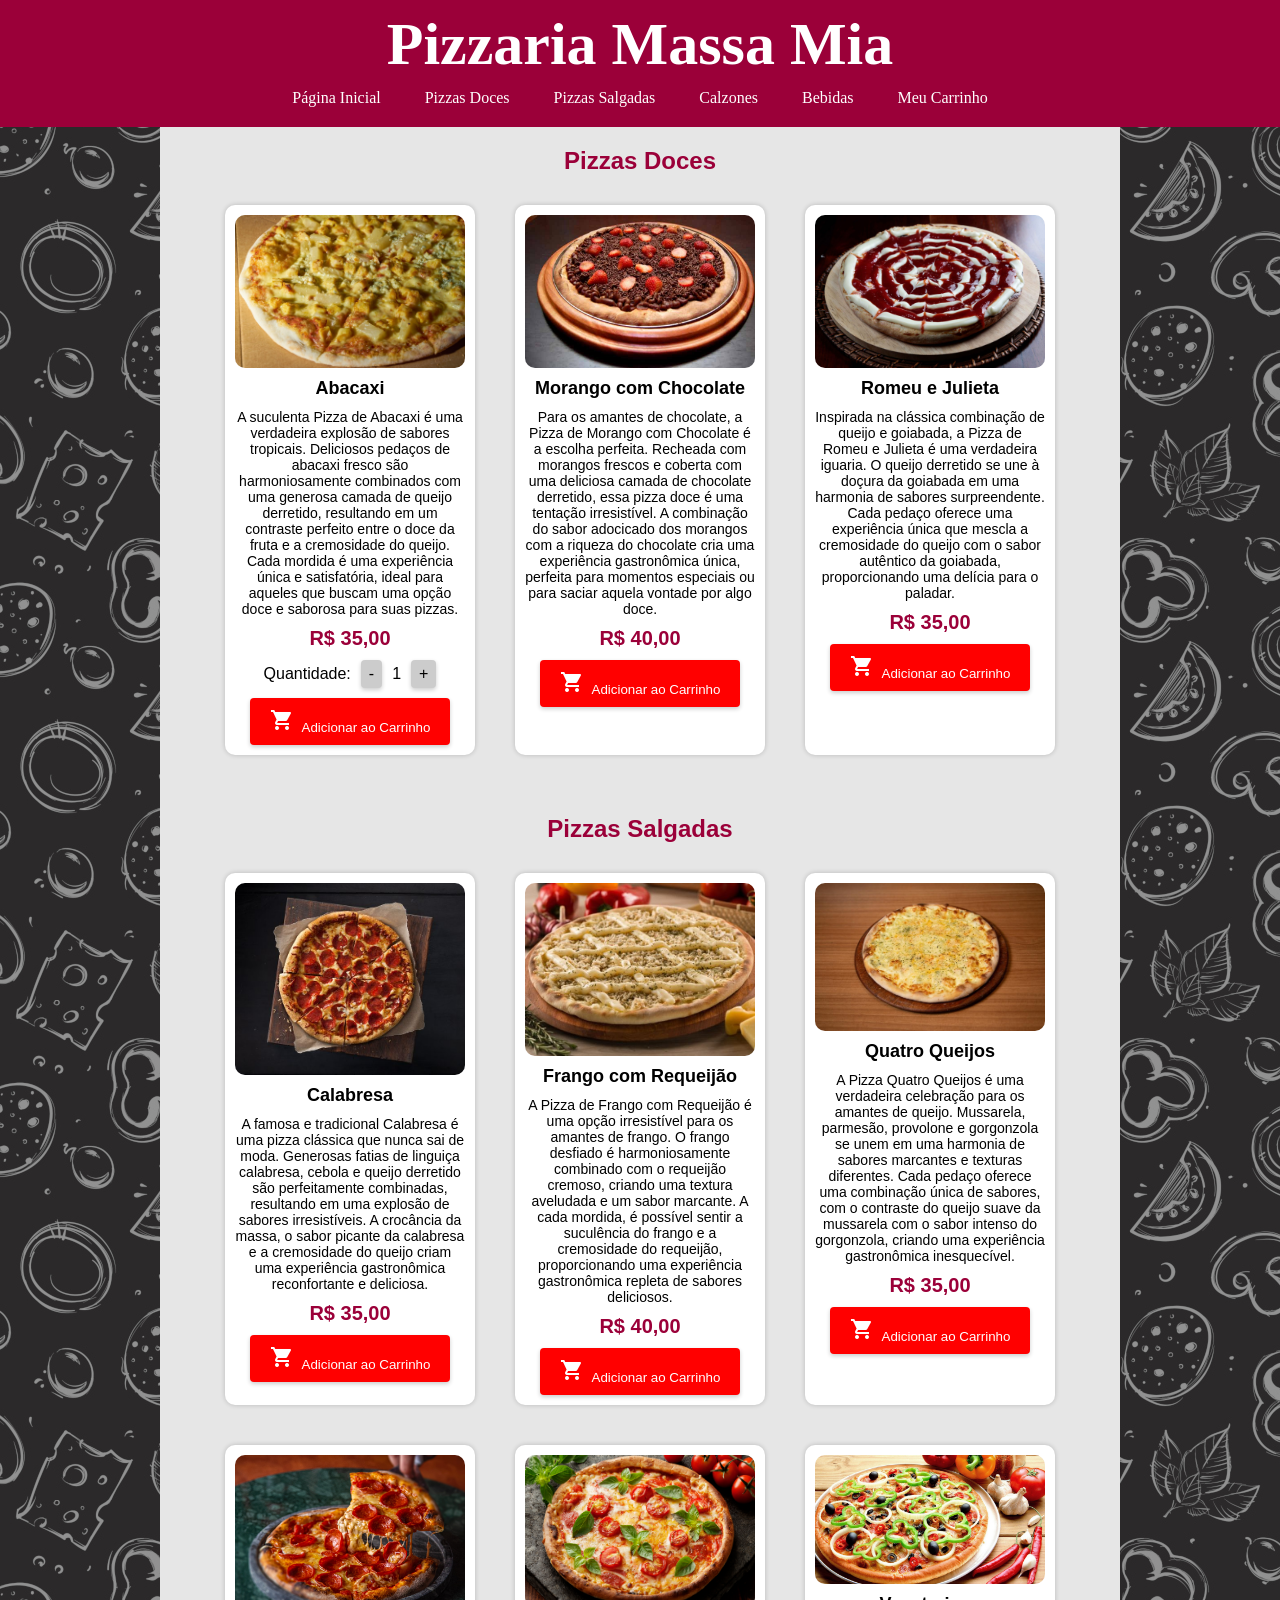
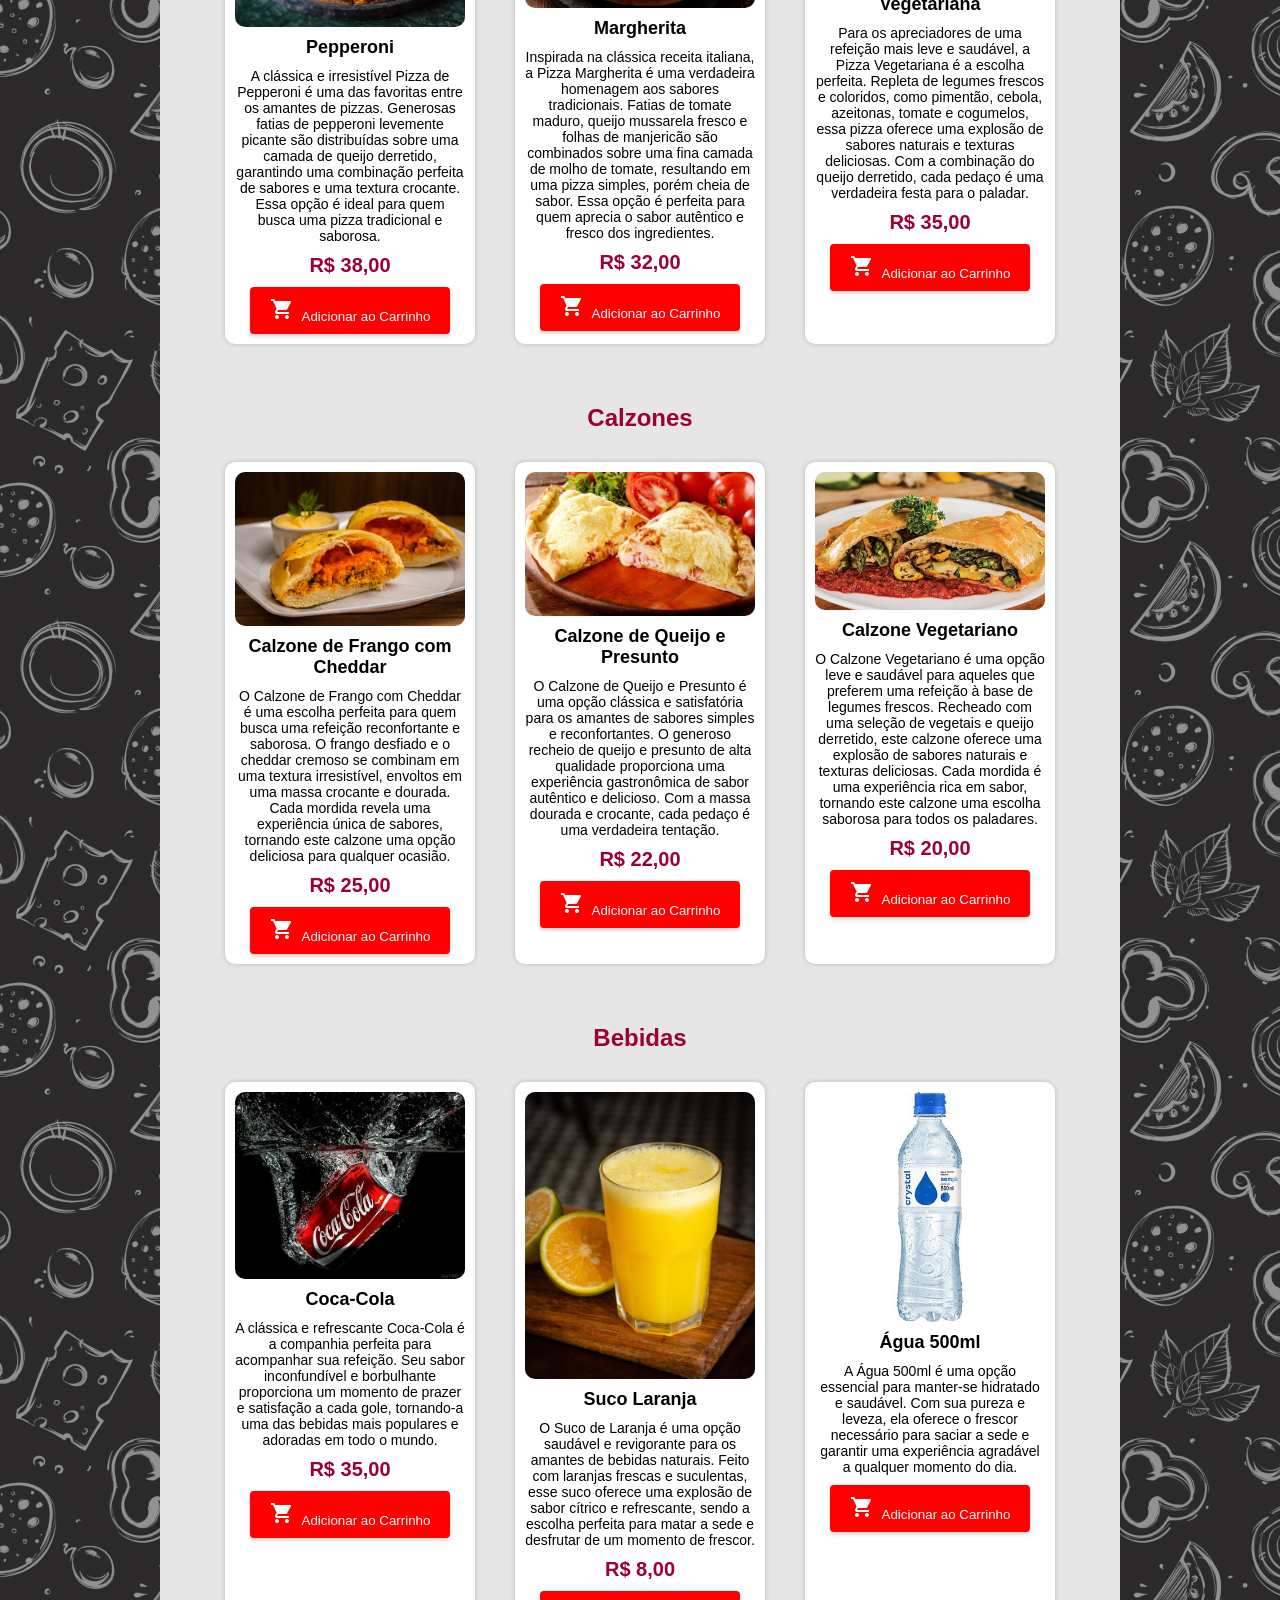
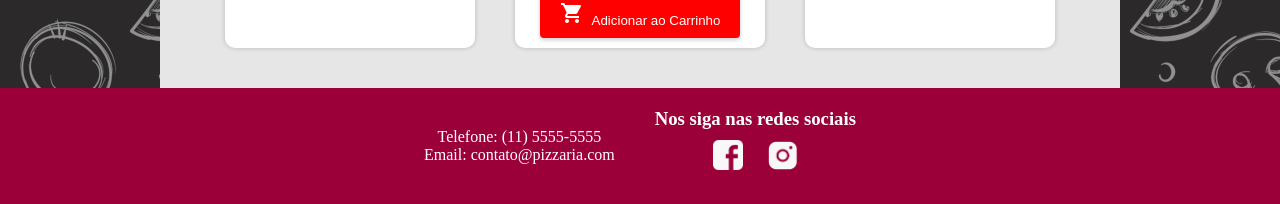
<file: cardapio.html>
<!DOCTYPE html>
<html lang="en">
<head>
    <meta charset="UTF-8">
    <meta http-equiv="X-UA-Compatible" content="IE=edge">
    <meta name="viewport" content="width=device-width, initial-scale=1.0">
    <title>Massa Mia</title>
    <link rel="stylesheet" href="styles/styleCardapio.css">
    <!-- Importação do Material Icons -->
    <link href="https://fonts.googleapis.com/icon?family=Material+Icons" rel="stylesheet">
    <!-- Importação do Material Icons -->
    <link href="https://fonts.googleapis.com/icon?family=Material+Icons" rel="stylesheet">   
</head>

<body>
	<header>
		<h1>Pizzaria Massa Mia</h1> 
		<nav>
            <a href="#">Página Inicial</a>
			<a href="#doces">Pizzas Doces</a>
			<a href="#salgadas">Pizzas Salgadas</a>
            <a href="#">Calzones</a>
			<a href="#bebidas">Bebidas</a>
            <a href="carrinho.html">Meu Carrinho</a>
		</nav>
	</header>
    <main>

        
        <section id="doces">
            <h2>Pizzas Doces</h2>
            <ul>
                <li data-nome="Pizza de Abacaxi" id="item-abacaxi">
                    <img src="img/abacaxi.png" alt="Pizza de Abacaxi">
                    <p class="name">Abacaxi</p>
                    <p class="description">A suculenta Pizza de Abacaxi é uma verdadeira explosão de sabores tropicais. Deliciosos pedaços de abacaxi fresco são harmoniosamente combinados com uma generosa camada de queijo derretido, resultando em um contraste perfeito entre o doce da fruta e a cremosidade do queijo. Cada mordida é uma experiência única e satisfatória, ideal para aqueles que buscam uma opção doce e saborosa para suas pizzas.</p>
                    <p class="price">R$ 35,00</p>                    
                    <div class="item-quantity">
                        <p>Quantidade:</p>
                        <button class="btn red custom-btn-quantity" onClick='decrementQuantity("item-abacaxi")'>-</button>
                        <span class="quantity">1</span>
                        <button class="btn red custom-btn-quantity" onClick='incrementQuantity("item-abacaxi")'>+</button>
                    </div>
                    <button class="btn red custom-btn-carrinho" >
                        <i class="material-icons left">shopping_cart</i>
                        Adicionar ao Carrinho
                    </button>
                </li>

                <li  data-nome="Pizza de Morango com Chocolate" id="item-morango">
                    <img src="img/morangoChocolate.jpg" alt="Pizza de Morango com Chocolate">
                    <p class="name">Morango com Chocolate</p>
                    <p class="description">Para os amantes de chocolate, a Pizza de Morango com Chocolate é a escolha perfeita. Recheada com morangos frescos e coberta com uma deliciosa camada de chocolate derretido, essa pizza doce é uma tentação irresistível. A combinação do sabor adocicado dos morangos com a riqueza do chocolate cria uma experiência gastronômica única, perfeita para momentos especiais ou para saciar aquela vontade por algo doce.</p>
                    <p class="price">R$ 40,00</p>
                    <button class="btn red custom-btn-carrinho" >
                        <i class="material-icons left">shopping_cart</i>
                        Adicionar ao Carrinho
                    </button>
                </li>
                <li data-nome="Pizza de Romeu e Julieta" id="item-romeu-julieta">
                    <img src="img/romeuJulieta.jpg" alt="Pizza de Romeu e Julieta">
                    <p class="name"> Romeu e Julieta</p>
                    <p class="description">Inspirada na clássica combinação de queijo e goiabada, a Pizza de Romeu e Julieta é uma verdadeira iguaria. O queijo derretido se une à doçura da goiabada em uma harmonia de sabores surpreendente. Cada pedaço oferece uma experiência única que mescla a cremosidade do queijo com o sabor autêntico da goiabada, proporcionando uma delícia para o paladar.</p>
                    <p class="price">R$ 35,00</p>
                    <button class="btn red custom-btn-carrinho">
                        <i class="material-icons left">shopping_cart</i>
                        Adicionar ao Carrinho
                    </button>
                </li>
            </ul>
        </section>
    
        <section id="salgadas">
            <h2>Pizzas Salgadas</h2>
            <ul>
                <li data-nome="Pizza de Calabresa" id="item-calabresa">
                    <img src="img/calabresa.png" alt="Calabresa">
                    <p class="name">Calabresa</p>
                    <p class="description">A famosa e tradicional Calabresa é uma pizza clássica que nunca sai de moda. Generosas fatias de linguiça calabresa, cebola e queijo derretido são perfeitamente combinadas, resultando em uma explosão de sabores irresistíveis. A crocância da massa, o sabor picante da calabresa e a cremosidade do queijo criam uma experiência gastronômica reconfortante e deliciosa.</p>
                    <p class="price">R$ 35,00</p>
                    <button class="btn red custom-btn-carrinho" >
                        <i class="material-icons left">shopping_cart</i>
                        Adicionar ao Carrinho
                    </button>
                    <li data-nome="Pizza de Frango com Requeijão" id="item-frango-requeijao">
                        <img src="img/frango.png" alt="Frango com requeijão">
                        <p class="name">Frango com Requeijão</p>
                        <p class="description">A Pizza de Frango com Requeijão é uma opção irresistível para os amantes de frango. O frango desfiado é harmoniosamente combinado com o requeijão cremoso, criando uma textura aveludada e um sabor marcante. A cada mordida, é possível sentir a suculência do frango e a cremosidade do requeijão, proporcionando uma experiência gastronômica repleta de sabores deliciosos.</p>
                        <p class="price">R$ 40,00</p>
                        <button class="btn red custom-btn-carrinho">
                            <i class="material-icons left">shopping_cart</i>
                            Adicionar ao Carrinho
                        </button>
                    </li>
                    <li data-nome="Pizza Quatro Queijos" id="item-quatro-queijos">
                        <img src="img/4queijos.jpg" alt="Pizza 4 queijos">
                        <p class="name">Quatro Queijos</p>
                        <p class="description">A Pizza Quatro Queijos é uma verdadeira celebração para os amantes de queijo. Mussarela, parmesão, provolone e gorgonzola se unem em uma harmonia de sabores marcantes e texturas diferentes. Cada pedaço oferece uma combinação única de sabores, com o contraste do queijo suave da mussarela com o sabor intenso do gorgonzola, criando uma experiência gastronômica inesquecível.</p>
                        <p class="price">R$ 35,00</p>
                        <button class="btn red custom-btn-carrinho">
                            <i class="material-icons left">shopping_cart</i>
                            Adicionar ao Carrinho
                        </button>
                    </li>

                    <li data-nome="Pizza de Pepperoni" id="item-pepperoni">
                        <img src="img/pizza_pepperoni.jpg" alt="Pizza de Pepperoni">
                        <p class="name">Pepperoni</p>
                        <p class="description">A clássica e irresistível Pizza de Pepperoni é uma das favoritas entre os amantes de pizzas. Generosas fatias de pepperoni levemente picante são distribuídas sobre uma camada de queijo derretido, garantindo uma combinação perfeita de sabores e uma textura crocante. Essa opção é ideal para quem busca uma pizza tradicional e saborosa.</p>
                        <p class="price">R$ 38,00</p>
                        <button class="btn red custom-btn-carrinho">
                            <i class="material-icons left">shopping_cart</i>
                            Adicionar ao Carrinho
                        </button>
                    </li>

                    <li data-nome="Pizza Margherita" id="item-margherita">
                        <img src="img/pizza_marguerita.jpg" alt="Pizza Margherita">
                        <p class="name">Margherita</p>
                        <p class="description">Inspirada na clássica receita italiana, a Pizza Margherita é uma verdadeira homenagem aos sabores tradicionais. Fatias de tomate maduro, queijo mussarela fresco e folhas de manjericão são combinados sobre uma fina camada de molho de tomate, resultando em uma pizza simples, porém cheia de sabor. Essa opção é perfeita para quem aprecia o sabor autêntico e fresco dos ingredientes.</p>
                        <p class="price">R$ 32,00</p>
                        <button class="btn red custom-btn-carrinho" >
                            <i class="material-icons left">shopping_cart</i>
                            Adicionar ao Carrinho
                        </button>
                    </li>

                    <li data-nome="Pizza Vegetariana" id="item-vegetariana">
                        <img src="img/pizza_vegetariana.jpg" alt="Pizza Vegetariana">
                        <p class="name">Vegetariana</p>
                        <p class="description">Para os apreciadores de uma refeição mais leve e saudável, a Pizza Vegetariana é a escolha perfeita. Repleta de legumes frescos e coloridos, como pimentão, cebola, azeitonas, tomate e cogumelos, essa pizza oferece uma explosão de sabores naturais e texturas deliciosas. Com a combinação do queijo derretido, cada pedaço é uma verdadeira festa para o paladar.</p>
                        <p class="price">R$ 35,00</p>
                        <button class="btn red custom-btn-carrinho">
                            <i class="material-icons left">shopping_cart</i>
                            Adicionar ao Carrinho
                        </button>
                    </li>
                    
                    
                    
            </ul>
        </section>

        <section id="calzones">
            <h2>Calzones</h2>
            <ul>
                <li>
                    <img src="img/calzone-frango-cheaddar.jpg" alt="Calzone de Frango com Cheddar">
                    <p class="name">Calzone de Frango com Cheddar</p>
                    <p class="description">O Calzone de Frango com Cheddar é uma escolha perfeita para quem busca uma refeição reconfortante e saborosa. O frango desfiado e o cheddar cremoso se combinam em uma textura irresistível, envoltos em uma massa crocante e dourada. Cada mordida revela uma experiência única de sabores, tornando este calzone uma opção deliciosa para qualquer ocasião.</p>
                    <p class="price">R$ 25,00</p>
                    <button class="btn red custom-btn-carrinho" >
                        <i class="material-icons left">shopping_cart</i>
                        Adicionar ao Carrinho
                    </button>
                </li>
                <li>
                    <img src="img/calzone-queijo_presunto.jpg" alt="Calzone de Queijo e Presunto">
                    <p class="name">Calzone de Queijo e Presunto</p>
                    <p class="description">O Calzone de Queijo e Presunto é uma opção clássica e satisfatória para os amantes de sabores simples e reconfortantes. O generoso recheio de queijo e presunto de alta qualidade proporciona uma experiência gastronômica de sabor autêntico e delicioso. Com a massa dourada e crocante, cada pedaço é uma verdadeira tentação.</p>
                    <p class="price">R$ 22,00</p>
                    <div class="item-quantity">
                    <button class="btn red custom-btn-carrinho" >
                        <i class="material-icons left">shopping_cart</i>
                        Adicionar ao Carrinho
                    </button>
                </li>
                <li>
                    <img src="img/calzone-vegetariano.jpg" alt="Calzone Vegetariano">
                    <p class="name">Calzone Vegetariano</p>
                    <p class="description">O Calzone Vegetariano é uma opção leve e saudável para aqueles que preferem uma refeição à base de legumes frescos. Recheado com uma seleção de vegetais e queijo derretido, este calzone oferece uma explosão de sabores naturais e texturas deliciosas. Cada mordida é uma experiência rica em sabor, tornando este calzone uma escolha saborosa para todos os paladares.</p>
                    <p class="price">R$ 20,00</p>
                    <button class="btn red custom-btn-carrinho" >
                        <i class="material-icons left">shopping_cart</i>
                        Adicionar ao Carrinho
                    </button>
                </li>
            </ul>
        </section>
        
    
        <section id="bebidas">
            <h2>Bebidas</h2>
            <ul>
                <li data-nome="Coca-Cola" id="item-coca-cola">
                    <img src="img/coca.jpg" alt="Coca-Cola">
                    <p class="name">Coca-Cola</p>
                    <p class="description">A clássica e refrescante Coca-Cola é a companhia perfeita para acompanhar sua refeição. Seu sabor inconfundível e borbulhante proporciona um momento de prazer e satisfação a cada gole, tornando-a uma das bebidas mais populares e adoradas em todo o mundo.</p>
                    <p class="price">R$ 35,00</p>
                    <button class="btn red custom-btn-carrinho" >
                        <i class="material-icons left">shopping_cart</i>
                        Adicionar ao Carrinho
                    </button>
                </li>
                <li data-nome="Suco de Laranja" id="item-suco-laranja">
                    <img src="img/suco laranja.jpg" alt="Suco de Laranja">
                    <p class="name">Suco Laranja</p>
                    <p class="description">O Suco de Laranja é uma opção saudável e revigorante para os amantes de bebidas naturais. Feito com laranjas frescas e suculentas, esse suco oferece uma explosão de sabor cítrico e refrescante, sendo a escolha perfeita para matar a sede e desfrutar de um momento de frescor.</p>
                    <p class="price">R$ 8,00</p>
                    <button class="btn red custom-btn-carrinho" >
                        <i class="material-icons left">shopping_cart</i>
                        Adicionar ao Carrinho
                    </button>
                </li>
                <li data-nome="Água 500ml" id="item-agua">
                    <img src="img/agua.jpg" alt="Agua sem gás ">
                    <p class="name">Água 500ml</p>
                    <p class="description">A Água 500ml é uma opção essencial para manter-se hidratado e saudável. Com sua pureza e leveza, ela oferece o frescor necessário para saciar a sede e garantir uma experiência agradável a qualquer momento do dia.</p>
                    <button class="btn red custom-btn-carrinho" >
                        <i class="material-icons left">shopping_cart</i>
                        Adicionar ao Carrinho
                    </button>
                </li>
            </ul>

            <div id="carrinho-container">

                <!-- Lista de itens do carrinho será inserida aqui -->
            </div>

        </section>

    </main>

    <footer>                    
        <div >
            <p>Telefone: (11) 5555-5555</p>
            <p>Email: contato@pizzaria.com</p>
        </div>
        
        <div >
            <h3>Nos siga nas redes sociais</h3>
            <a href="#"><img src="img/face.png" alt=""></a>
            <a href="#"><img src="img/insta.png" alt=""></a>
           
        </div>         
    </footer>
  
    


    <script src="scripts/scriptCardapio.js"></script>
	
</body>
</html>
</file>
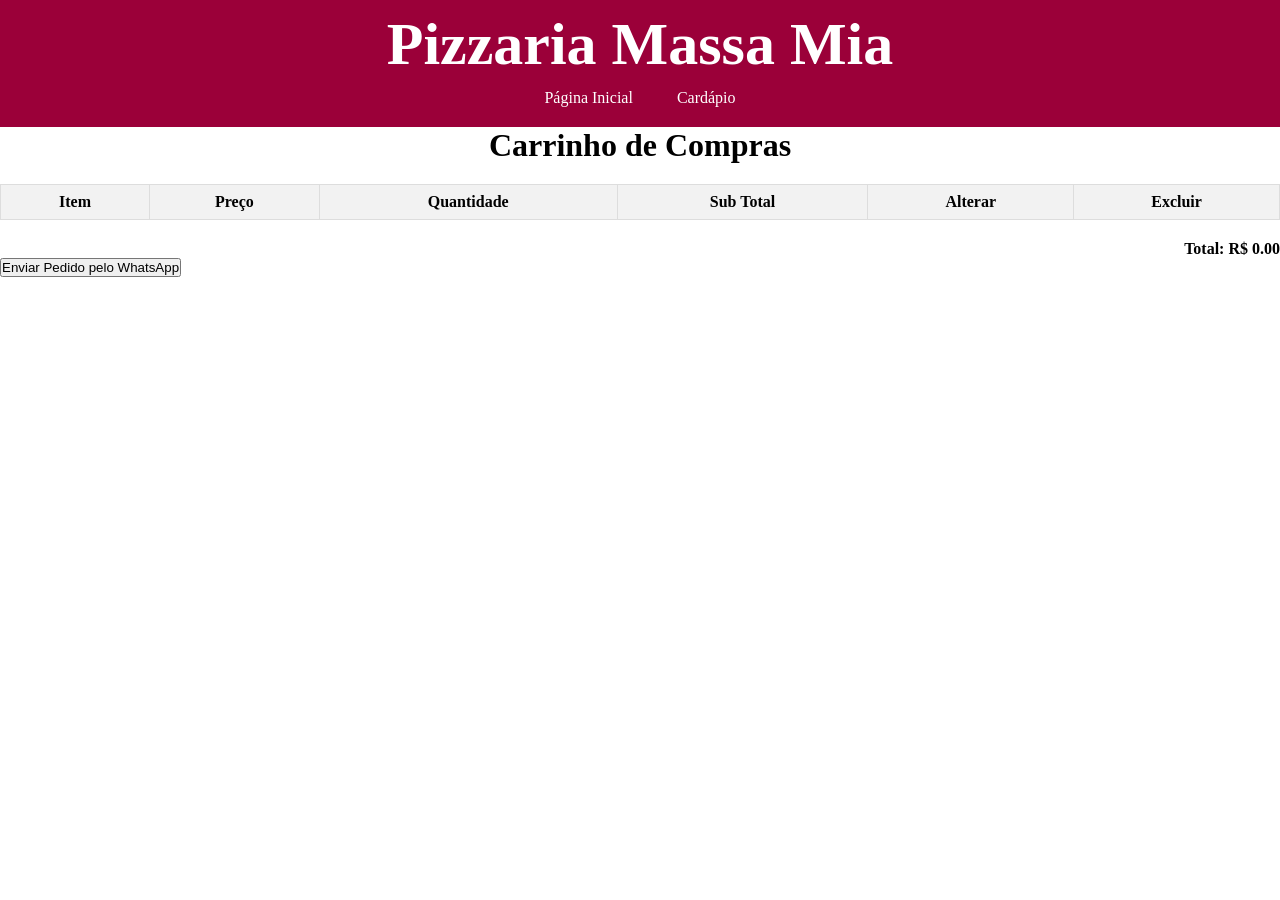
<file: carrinho.html>
<!DOCTYPE html>
<html lang="pt-BR">
<head>
    <meta charset="UTF-8">
    <meta http-equiv="X-UA-Compatible" content="IE=edge">
    <meta name="viewport" content="width=device-width, initial-scale=1.0">
    <title>Carrinho de Compras</title>
    <link rel="stylesheet" href="styles/styleCarrinho.css">
</head>
<body>

    <header>
		<h1>Pizzaria Massa Mia</h1> 
		<nav>
            <a href="index.html">Página Inicial</a>
            <a href="cardapio.html">Cardápio</a>
		</nav>
	</header>

    <h1>Carrinho de Compras</h1>

    <table>
        <thead>
            <tr>
                <th>Item</th>
                <th>Preço</th>
                <th>Quantidade</th>
                <th>Sub Total</th>
                <th>Alterar</th>
                <th>Excluir</th>
            </tr>
        </thead>
        <tbody id="carrinho-tbody">
            <!-- Os itens do carrinho serão exibidos aqui dinamicamente -->
        </tbody>
    </table>

    <p class="total" id="carrinho-total">
        Total: R$ 0.00
    </p>

    <button class="enviar-pedido" >Enviar Pedido pelo WhatsApp</button>


    <script>



    </script>
</body>
</html>
</file>
<file: styles/styleCardapio.css>
*{
    margin: 0;
    padding: 0;
    box-sizing: border-box;
}

:root{
    --corBackground:  #9b0039;
    --corBackgroundSection:  #e6e6e6;
    --corFontes: white;
}

body{
    background-image: url(/img/telaFundo.jpg);
    background-repeat: repeat;
}

main {
    font-family: Arial, sans-serif;
    margin: auto;
    padding: 0;
    width: 100%;
    max-width: 960px;
     
}

header {    
    background-color:var(--corBackground);
    color: var(--corFontes);
    padding: 10px;
    text-align: center;
    
}


header h1{
    font-size: 60px;
}

nav {
    margin-top: 10px;
    margin-bottom: 10px;
}

nav a {
    color:var(--corFontes);
    text-decoration: none;
    padding: 10px;
    margin: 0px 10px;
}

nav a:hover {
    background-color: var(--corFontes);
    border-radius: 10px;
    font-weight: bolder;
    color:var(--corBackground);
}

section{
    display: flex;
    flex-direction:column; 
    /* flex-wrap: wrap; */
    padding: 20px;
    background-color:var(--corBackgroundSection);
}


h2 {
    color: var(--corBackground);
    margin-top: 0;
    margin-bottom: 10px;
    text-align: center;
}

ul {
    display: flex;
    /* flex-direction: row; */
    flex-wrap: wrap;
    justify-content: center;
    list-style: none;
    padding: 0;
    margin: 0;
    overflow: hidden;
    text-align: center;
}

li {
    display: flex;
    flex-direction: column;
    align-items: center;
    text-align: center;
    margin: 20px;
    max-width: 250px;
    background-color: white;
    border-radius: 10px;
    padding: 10px;
    box-shadow: 0px 0px 5px 0px rgba(0,0,0,0.2);
    
}

li img {
    width: 300px;
    max-width: 100%;
    height: auto;
    border-radius: 10px;
    margin-bottom: 10px;
}

.name {
    font-size: 18px;
    font-weight: bold;
    margin-bottom: 10px;
}

.description {
    font-size: 14px;
    margin-bottom: 10px;
}

.price {
    font-size: 20px;
    color:var(--corBackground);
    font-weight: bold;
    margin-bottom: 10px;
}

/* Estilos para a classe personalizada dos botões de "Adicionar ao Carrinho" */
.custom-btn-carrinho {
    background-color: red;
    color: white;
    padding: 10px 20px;
    border: none;
    border-radius: 4px;
    cursor: pointer;
    box-shadow: 0 2px 4px rgba(0, 0, 0, 0.2);
  }
  
.custom-btn-carrinho i {
    margin-right: 5px;
  }
  
  /* Estilos de hover para a classe personalizada */
.custom-btn-carrinho:hover {
    background-color: darkred;
}

.quantity{
    margin: 0px 10px;
}

.item-quantity {
    display: flex;
    align-items: center;
    margin-bottom: 10px;
  }
  
.item-quantity p {
    margin-right: 10px;
    
}
  
.custom-btn-quantity {
    /* Estilos dos botões de quantidade (exemplo) */
    background-color: #ccc;
    color: black;
    border: none;
    border-radius: 4px;
    cursor: pointer;
    padding: 5px 8px;
    font-size: 16px;
  }
#carrinho-container{
    display: none;
}

table {
    width: 100%;
    border-collapse: collapse;
    margin-bottom: 20px;
    font-family: Arial, sans-serif;
}

th, td {
    padding: 10px;
    text-align: center;
    border: 1px solid #ccc;
}

th {
    background-color: #f2f2f2;
    font-weight: bold;
}


/* Estilizando o botão "Ir para carrinho" */
button {
    background-color: red;
    color: white;
    padding: 10px 20px;
    border: none;
    border-radius: 4px;
    cursor: pointer;
    box-shadow: 0 2px 4px rgba(0, 0, 0, 0.2);
}

button:hover {
    background-color: #ff6347;
}

/* Estilizando o total do pedido */
div.total {
    text-align: center;
    font-weight: bold;
    margin-top: 20px;
}

/* Estilizando o container do carrinho */
#carrinho-container {
text-align: center;
margin-top: 20px;
}
  


footer {
    background-color:var(--corBackground);
    color:var(--corFontes);
    padding: 20px;
    display: flex; 
    justify-content: center;
    align-items: center;
}

footer div{
    margin: 0 20px;
    text-align: center;
}

footer img{
    height: 30px ;
    margin: 10px;
}
</file>
<file: styles/styleCarrinho.css>
*{
    margin: 0;
    padding: 0;
    box-sizing: border-box;
}

:root{
    --corBackground:  #9b0039;
    --corBackgroundSection:  #e6e6e6;
    --corFontes: white;
}


main {
    font-family: Arial, sans-serif;
    margin: auto;
    padding: 0;
    width: 100%;
    max-width: 960px;
     
}

header {    
    background-color:var(--corBackground);
    color: var(--corFontes);
    padding: 10px;
    text-align: center;
    
}


header h1{
    font-size: 60px;
}

nav {
    margin-top: 10px;
    margin-bottom: 10px;
}

nav a {
    color:var(--corFontes);
    text-decoration: none;
    padding: 10px;
    margin: 0px 10px;
}

nav a:hover {
    background-color: var(--corFontes);
    border-radius: 10px;
    font-weight: bolder;
    color:var(--corBackground);
}


h1 {
    text-align: center;
}

table {
    width: 100%;
    border-collapse: collapse;
    margin-top: 20px;
}

th, td {
    border: 1px solid #ddd;
    padding: 8px;
}

th {
    background-color: #f2f2f2;
}

.total {
    text-align: right;
    margin-top: 20px;
    font-weight: bold;
}

@media (max-width: 600px) {
    table {
        font-size: 12px;
    }
}
</file>
